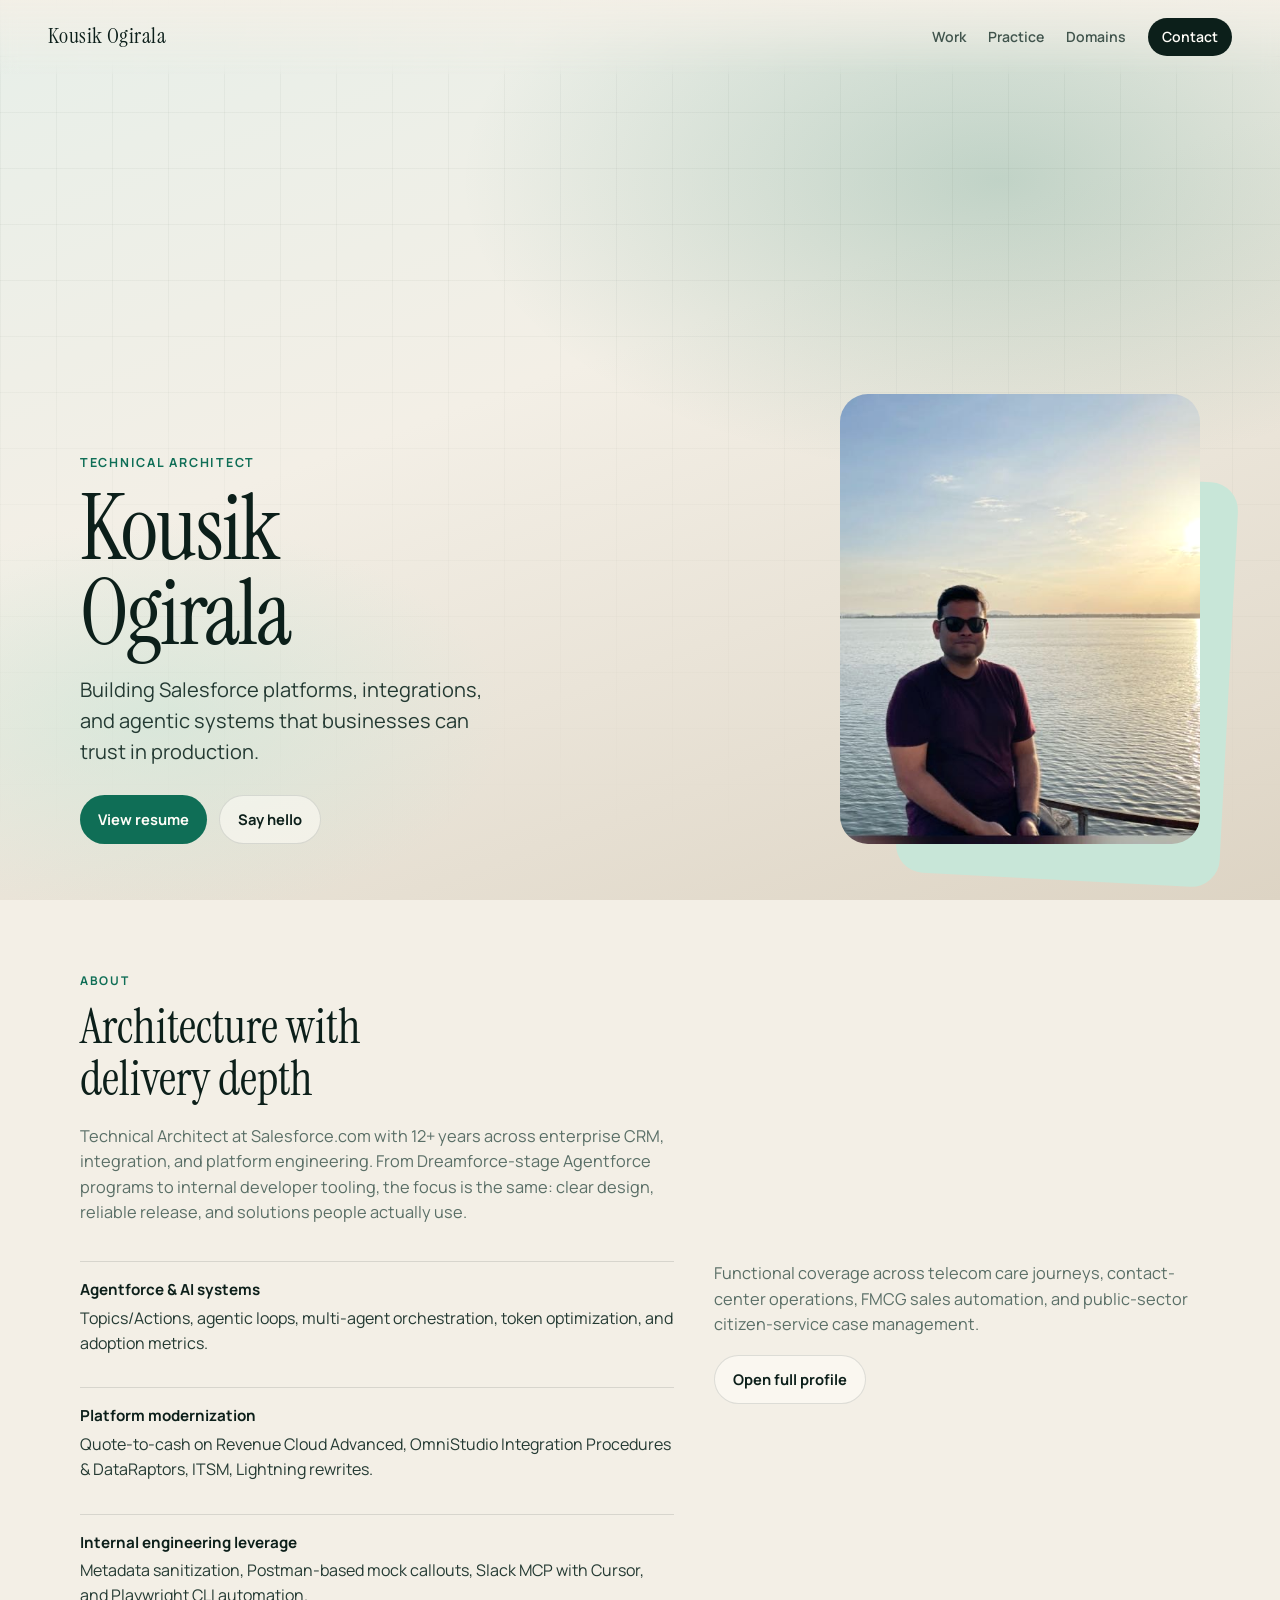
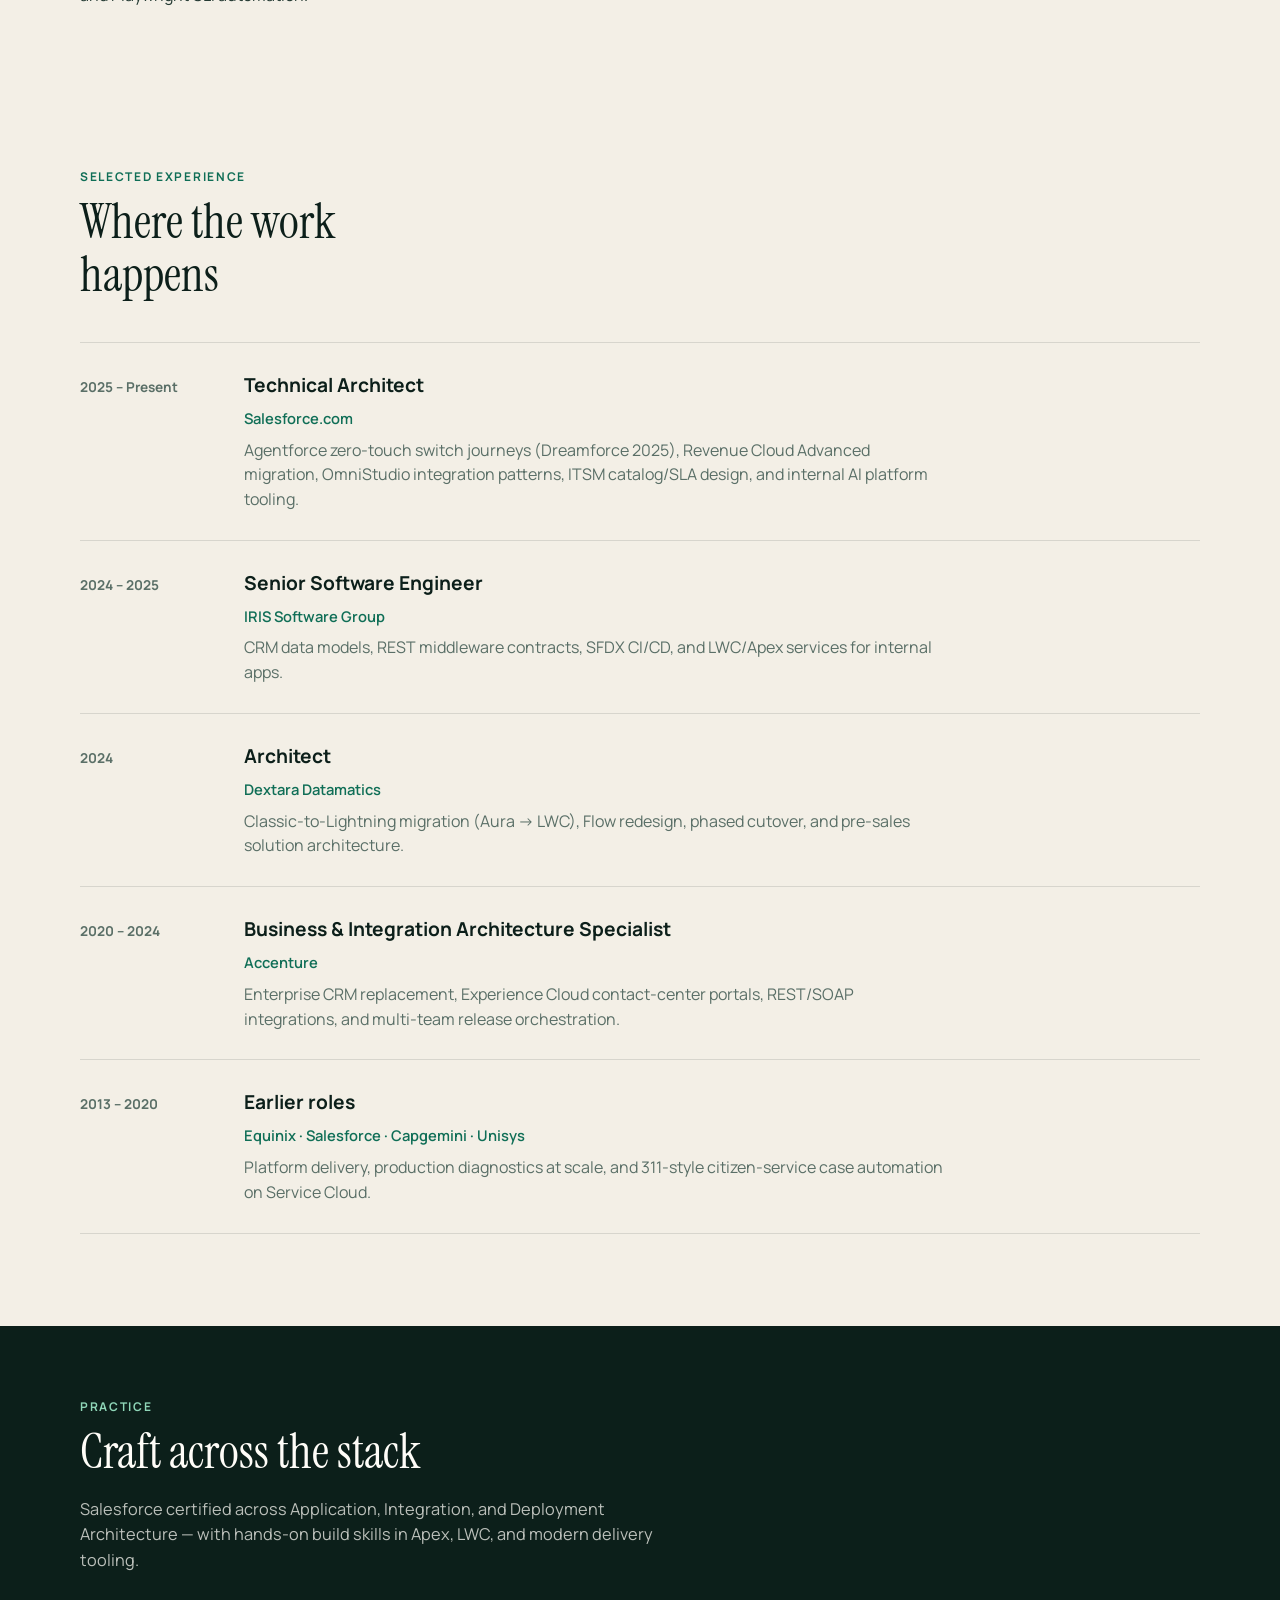
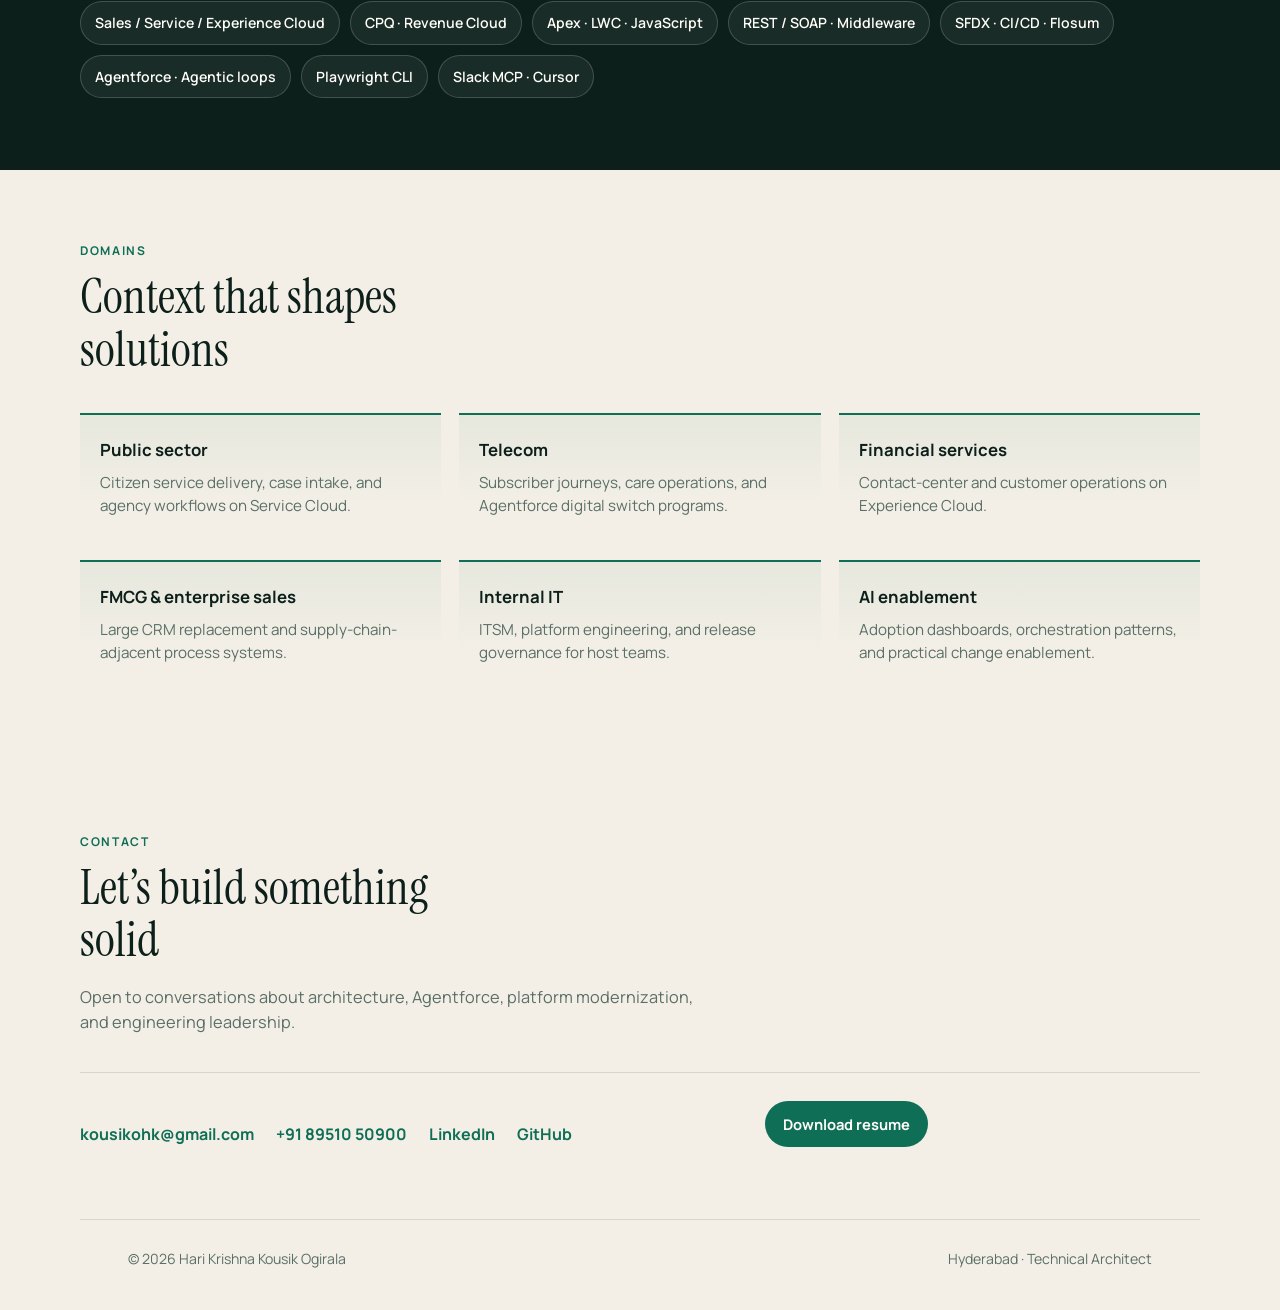
<file: index.html>
<!DOCTYPE html>
<html lang="en">
<head>
    <meta charset="UTF-8">
    <meta name="viewport" content="width=device-width, initial-scale=1.0">
    <meta name="description" content="Hari Krishna Kousik Ogirala — Technical Architect specializing in Salesforce platforms, integrations, and agentic AI solutions.">
    <title>Kousik Ogirala — Technical Architect</title>
    <link rel="preconnect" href="https://fonts.googleapis.com">
    <link rel="preconnect" href="https://fonts.gstatic.com" crossorigin>
    <link href="https://fonts.googleapis.com/css2?family=Instrument+Serif:ital@0;1&family=Manrope:wght@400;500;600;700&display=swap" rel="stylesheet">
    <style>
        :root {
            --ink: #0c1f1a;
            --ink-soft: #243a33;
            --muted: #5a6f67;
            --paper: #f3efe6;
            --line: rgba(12, 31, 26, 0.12);
            --accent: #0f6e56;
            --accent-deep: #0a4f3d;
            --glow: #c8e6d8;
            --white: #fffdf8;
            --font-display: "Instrument Serif", Georgia, serif;
            --font-body: "Manrope", sans-serif;
            --max: 1120px;
        }

        * { box-sizing: border-box; }
        html { scroll-behavior: smooth; }
        body {
            margin: 0;
            font-family: var(--font-body);
            color: var(--ink);
            background: var(--paper);
            line-height: 1.55;
        }
        img { max-width: 100%; display: block; }
        a { color: inherit; }

        .site-nav {
            position: fixed;
            inset: 0 0 auto 0;
            z-index: 40;
            display: flex;
            justify-content: space-between;
            align-items: center;
            padding: 18px clamp(20px, 4vw, 48px);
            background: linear-gradient(to bottom, rgba(243, 239, 230, 0.92), rgba(243, 239, 230, 0));
            backdrop-filter: blur(8px);
        }
        .mark {
            font-family: var(--font-display);
            font-size: 1.35rem;
            letter-spacing: 0.02em;
            text-decoration: none;
        }
        .nav-links {
            display: flex;
            gap: 22px;
            align-items: center;
            font-size: 0.88rem;
            font-weight: 600;
        }
        .nav-links a {
            text-decoration: none;
            color: var(--ink-soft);
            opacity: 0.85;
            transition: opacity 0.2s ease, color 0.2s ease;
        }
        .nav-links a:hover { opacity: 1; color: var(--accent); }
        .nav-cta {
            background: var(--ink);
            color: var(--white) !important;
            padding: 8px 14px;
            border-radius: 999px;
            opacity: 1 !important;
        }
        .nav-cta:hover { background: var(--accent-deep); color: var(--white) !important; }

        .hero {
            min-height: 100vh;
            display: grid;
            align-items: end;
            padding: 120px clamp(20px, 4vw, 48px) 56px;
            position: relative;
            overflow: hidden;
            background:
                radial-gradient(ellipse 70% 55% at 78% 20%, rgba(15, 110, 86, 0.22), transparent 60%),
                radial-gradient(ellipse 50% 40% at 12% 80%, rgba(200, 230, 216, 0.55), transparent 55%),
                linear-gradient(160deg, #e7efe9 0%, var(--paper) 42%, #ddd4c4 100%);
        }
        .hero::before {
            content: "";
            position: absolute;
            inset: 0;
            background-image:
                linear-gradient(rgba(12, 31, 26, 0.035) 1px, transparent 1px),
                linear-gradient(90deg, rgba(12, 31, 26, 0.035) 1px, transparent 1px);
            background-size: 56px 56px;
            mask-image: linear-gradient(to bottom, black 30%, transparent 95%);
            pointer-events: none;
            animation: drift 28s linear infinite;
        }
        @keyframes drift {
            from { transform: translateY(0); }
            to { transform: translateY(-56px); }
        }
        .hero-inner {
            width: min(var(--max), 100%);
            margin: 0 auto;
            position: relative;
            z-index: 1;
            display: grid;
            grid-template-columns: 1.15fr 0.85fr;
            gap: clamp(28px, 5vw, 64px);
            align-items: end;
        }
        .eyebrow {
            font-size: 0.78rem;
            font-weight: 700;
            letter-spacing: 0.14em;
            text-transform: uppercase;
            color: var(--accent);
            margin: 0 0 14px;
            opacity: 0;
            animation: rise 0.8s ease 0.1s forwards;
        }
        .hero h1 {
            font-family: var(--font-display);
            font-weight: 400;
            font-size: clamp(3.2rem, 8vw, 5.6rem);
            line-height: 0.95;
            margin: 0 0 18px;
            letter-spacing: -0.02em;
            opacity: 0;
            animation: rise 0.9s ease 0.2s forwards;
        }
        .hero-lead {
            font-size: clamp(1.05rem, 1.7vw, 1.25rem);
            color: var(--ink-soft);
            max-width: 34ch;
            margin: 0 0 28px;
            opacity: 0;
            animation: rise 0.9s ease 0.35s forwards;
        }
        .hero-actions {
            display: flex;
            flex-wrap: wrap;
            gap: 12px;
            opacity: 0;
            animation: rise 0.9s ease 0.5s forwards;
        }
        .btn {
            display: inline-flex;
            align-items: center;
            gap: 8px;
            text-decoration: none;
            font-weight: 700;
            font-size: 0.92rem;
            padding: 12px 18px;
            border-radius: 999px;
            transition: transform 0.2s ease, background 0.2s ease, color 0.2s ease;
        }
        .btn:hover { transform: translateY(-2px); }
        .btn-primary {
            background: var(--accent);
            color: var(--white);
        }
        .btn-primary:hover { background: var(--accent-deep); }
        .btn-ghost {
            border: 1px solid var(--line);
            background: rgba(255, 253, 248, 0.55);
            color: var(--ink);
        }
        .portrait-wrap {
            justify-self: end;
            width: min(360px, 100%);
            position: relative;
            opacity: 0;
            animation: rise 1s ease 0.45s forwards;
        }
        .portrait-wrap::after {
            content: "";
            position: absolute;
            inset: 18% -8% -8% 18%;
            background: var(--glow);
            z-index: 0;
            border-radius: 28px;
            transform: rotate(3deg);
        }
        .portrait {
            position: relative;
            z-index: 1;
            width: 100%;
            aspect-ratio: 4 / 5;
            object-fit: cover;
            border-radius: 28px;
            filter: saturate(0.92) contrast(1.04);
        }
        @keyframes rise {
            from { opacity: 0; transform: translateY(18px); }
            to { opacity: 1; transform: translateY(0); }
        }

        .section {
            width: min(var(--max), calc(100% - 40px));
            margin: 0 auto;
            padding: 72px 0;
        }
        .section-label {
            font-size: 0.75rem;
            font-weight: 700;
            letter-spacing: 0.14em;
            text-transform: uppercase;
            color: var(--accent);
            margin: 0 0 10px;
        }
        .section-title {
            font-family: var(--font-display);
            font-size: clamp(2rem, 4vw, 3rem);
            font-weight: 400;
            line-height: 1.1;
            margin: 0 0 18px;
            max-width: 18ch;
        }
        .section-copy {
            margin: 0;
            color: var(--muted);
            max-width: 62ch;
            font-size: 1.02rem;
        }

        .about-grid {
            display: grid;
            grid-template-columns: 1.1fr 0.9fr;
            gap: 40px;
            align-items: start;
            margin-top: 36px;
        }
        .about-points {
            display: grid;
            gap: 16px;
            margin: 0;
            padding: 0;
            list-style: none;
        }
        .about-points li {
            padding: 16px 0;
            border-top: 1px solid var(--line);
            font-size: 1rem;
            color: var(--ink-soft);
        }
        .about-points li strong {
            display: block;
            color: var(--ink);
            margin-bottom: 4px;
            font-size: 0.95rem;
        }

        .work-list {
            margin-top: 40px;
            display: grid;
            gap: 0;
            border-top: 1px solid var(--line);
        }
        .work-item {
            display: grid;
            grid-template-columns: 140px 1fr;
            gap: 24px;
            padding: 28px 0;
            border-bottom: 1px solid var(--line);
            transition: background 0.25s ease, padding 0.25s ease;
        }
        .work-item:hover {
            background: rgba(15, 110, 86, 0.04);
            padding-left: 12px;
            padding-right: 12px;
        }
        .work-year {
            font-size: 0.85rem;
            font-weight: 700;
            color: var(--muted);
            padding-top: 6px;
        }
        .work-item h3 {
            margin: 0 0 6px;
            font-size: 1.2rem;
            font-weight: 700;
        }
        .work-item .company {
            color: var(--accent);
            font-weight: 600;
            font-size: 0.92rem;
            margin-bottom: 8px;
        }
        .work-item p {
            margin: 0;
            color: var(--muted);
            max-width: 70ch;
        }

        .band {
            background: var(--ink);
            color: var(--white);
            padding: 72px 0;
            margin-top: 20px;
        }
        .band .section { padding: 0; }
        .band .section-label { color: #8fd6b8; }
        .band .section-copy { color: rgba(255, 253, 248, 0.72); }
        .pill-grid {
            display: flex;
            flex-wrap: wrap;
            gap: 10px;
            margin-top: 28px;
        }
        .pill {
            border: 1px solid rgba(255, 253, 248, 0.18);
            background: rgba(255, 253, 248, 0.06);
            padding: 10px 14px;
            border-radius: 999px;
            font-size: 0.88rem;
            font-weight: 600;
        }

        .domain-grid {
            display: grid;
            grid-template-columns: repeat(3, 1fr);
            gap: 18px;
            margin-top: 36px;
        }
        .domain {
            padding: 22px 20px 24px;
            border-top: 2px solid var(--accent);
            background: linear-gradient(180deg, rgba(15, 110, 86, 0.06), transparent 70%);
        }
        .domain h3 {
            margin: 0 0 8px;
            font-size: 1.05rem;
        }
        .domain p {
            margin: 0;
            color: var(--muted);
            font-size: 0.95rem;
        }

        .contact-panel {
            display: grid;
            grid-template-columns: 1.2fr 0.8fr;
            gap: 32px;
            align-items: end;
            margin-top: 36px;
            padding-top: 28px;
            border-top: 1px solid var(--line);
        }
        .contact-links {
            display: flex;
            flex-wrap: wrap;
            gap: 14px 22px;
            font-weight: 700;
        }
        .contact-links a {
            color: var(--accent);
            text-decoration: none;
            border-bottom: 1px solid transparent;
            transition: border-color 0.2s ease;
        }
        .contact-links a:hover { border-bottom-color: var(--accent); }

        footer {
            padding: 28px clamp(20px, 4vw, 48px) 40px;
            color: var(--muted);
            font-size: 0.88rem;
            display: flex;
            justify-content: space-between;
            gap: 12px;
            flex-wrap: wrap;
            border-top: 1px solid var(--line);
            width: min(var(--max), calc(100% - 40px));
            margin: 0 auto;
        }

        .reveal {
            opacity: 0;
            transform: translateY(16px);
            transition: opacity 0.7s ease, transform 0.7s ease;
        }
        .reveal.in {
            opacity: 1;
            transform: translateY(0);
        }

        @media (max-width: 900px) {
            .hero-inner,
            .about-grid,
            .contact-panel,
            .domain-grid { grid-template-columns: 1fr; }
            .portrait-wrap { justify-self: start; width: min(280px, 100%); }
            .work-item { grid-template-columns: 1fr; gap: 6px; }
            .nav-links a:not(.nav-cta) { display: none; }
        }
    </style>
</head>
<body>
    <nav class="site-nav" aria-label="Primary">
        <a class="mark" href="#top">Kousik Ogirala</a>
        <div class="nav-links">
            <a href="#work">Work</a>
            <a href="#practice">Practice</a>
            <a href="#domains">Domains</a>
            <a class="nav-cta" href="#contact">Contact</a>
        </div>
    </nav>

    <header class="hero" id="top">
        <div class="hero-inner">
            <div>
                <p class="eyebrow">Technical Architect</p>
                <h1>Kousik<br>Ogirala</h1>
                <p class="hero-lead">
                    Building Salesforce platforms, integrations, and agentic systems that businesses can trust in production.
                </p>
                <div class="hero-actions">
                    <a class="btn btn-primary" href="./Kousik_Ogirala_Resume_Technical_Architect.pdf">View resume</a>
                    <a class="btn btn-ghost" href="mailto:kousikohk@gmail.com">Say hello</a>
                </div>
            </div>
            <div class="portrait-wrap">
                <img class="portrait" src="profile.jpg" alt="Portrait of Hari Krishna Kousik Ogirala">
            </div>
        </div>
    </header>

    <section class="section" id="about">
        <p class="section-label reveal">About</p>
        <h2 class="section-title reveal">Architecture with delivery depth</h2>
        <p class="section-copy reveal">
            Technical Architect at Salesforce.com with 12+ years across enterprise CRM, integration, and platform engineering.
            From Dreamforce-stage Agentforce programs to internal developer tooling, the focus is the same:
            clear design, reliable release, and solutions people actually use.
        </p>
        <div class="about-grid">
            <ul class="about-points reveal">
                <li>
                    <strong>Agentforce &amp; AI systems</strong>
                    Topics/Actions, agentic loops, multi-agent orchestration, token optimization, and adoption metrics.
                </li>
                <li>
                    <strong>Platform modernization</strong>
                    Quote-to-cash on Revenue Cloud Advanced, OmniStudio Integration Procedures &amp; DataRaptors, ITSM, Lightning rewrites.
                </li>
                <li>
                    <strong>Internal engineering leverage</strong>
                    Metadata sanitization, Postman-based mock callouts, Slack MCP with Cursor, and Playwright CLI automation.
                </li>
            </ul>
            <div class="reveal">
                <p class="section-copy" style="margin-bottom: 18px;">
                    Functional coverage across telecom care journeys, contact-center operations, FMCG sales automation,
                    and public-sector citizen-service case management.
                </p>
                <a class="btn btn-ghost" href="./resume-google-application-engineer.html">Open full profile</a>
            </div>
        </div>
    </section>

    <section class="section" id="work">
        <p class="section-label reveal">Selected experience</p>
        <h2 class="section-title reveal">Where the work happens</h2>
        <div class="work-list">
            <article class="work-item reveal">
                <div class="work-year">2025 – Present</div>
                <div>
                    <h3>Technical Architect</h3>
                    <div class="company">Salesforce.com</div>
                    <p>
                        Agentforce zero-touch switch journeys (Dreamforce 2025), Revenue Cloud Advanced migration,
                        OmniStudio integration patterns, ITSM catalog/SLA design, and internal AI platform tooling.
                    </p>
                </div>
            </article>
            <article class="work-item reveal">
                <div class="work-year">2024 – 2025</div>
                <div>
                    <h3>Senior Software Engineer</h3>
                    <div class="company">IRIS Software Group</div>
                    <p>CRM data models, REST middleware contracts, SFDX CI/CD, and LWC/Apex services for internal apps.</p>
                </div>
            </article>
            <article class="work-item reveal">
                <div class="work-year">2024</div>
                <div>
                    <h3>Architect</h3>
                    <div class="company">Dextara Datamatics</div>
                    <p>Classic-to-Lightning migration (Aura → LWC), Flow redesign, phased cutover, and pre-sales solution architecture.</p>
                </div>
            </article>
            <article class="work-item reveal">
                <div class="work-year">2020 – 2024</div>
                <div>
                    <h3>Business &amp; Integration Architecture Specialist</h3>
                    <div class="company">Accenture</div>
                    <p>Enterprise CRM replacement, Experience Cloud contact-center portals, REST/SOAP integrations, and multi-team release orchestration.</p>
                </div>
            </article>
            <article class="work-item reveal">
                <div class="work-year">2013 – 2020</div>
                <div>
                    <h3>Earlier roles</h3>
                    <div class="company">Equinix · Salesforce · Capgemini · Unisys</div>
                    <p>Platform delivery, production diagnostics at scale, and 311-style citizen-service case automation on Service Cloud.</p>
                </div>
            </article>
        </div>
    </section>

    <section class="band" id="practice">
        <div class="section">
            <p class="section-label reveal">Practice</p>
            <h2 class="section-title reveal" style="color: var(--white); max-width: 16ch;">Craft across the stack</h2>
            <p class="section-copy reveal">
                Salesforce certified across Application, Integration, and Deployment Architecture —
                with hands-on build skills in Apex, LWC, and modern delivery tooling.
            </p>
            <div class="pill-grid reveal">
                <span class="pill">Sales / Service / Experience Cloud</span>
                <span class="pill">CPQ · Revenue Cloud</span>
                <span class="pill">Apex · LWC · JavaScript</span>
                <span class="pill">REST / SOAP · Middleware</span>
                <span class="pill">SFDX · CI/CD · Flosum</span>
                <span class="pill">Agentforce · Agentic loops</span>
                <span class="pill">Playwright CLI</span>
                <span class="pill">Slack MCP · Cursor</span>
            </div>
        </div>
    </section>

    <section class="section" id="domains">
        <p class="section-label reveal">Domains</p>
        <h2 class="section-title reveal">Context that shapes solutions</h2>
        <div class="domain-grid">
            <div class="domain reveal">
                <h3>Public sector</h3>
                <p>Citizen service delivery, case intake, and agency workflows on Service Cloud.</p>
            </div>
            <div class="domain reveal">
                <h3>Telecom</h3>
                <p>Subscriber journeys, care operations, and Agentforce digital switch programs.</p>
            </div>
            <div class="domain reveal">
                <h3>Financial services</h3>
                <p>Contact-center and customer operations on Experience Cloud.</p>
            </div>
            <div class="domain reveal">
                <h3>FMCG &amp; enterprise sales</h3>
                <p>Large CRM replacement and supply-chain-adjacent process systems.</p>
            </div>
            <div class="domain reveal">
                <h3>Internal IT</h3>
                <p>ITSM, platform engineering, and release governance for host teams.</p>
            </div>
            <div class="domain reveal">
                <h3>AI enablement</h3>
                <p>Adoption dashboards, orchestration patterns, and practical change enablement.</p>
            </div>
        </div>
    </section>

    <section class="section" id="contact">
        <p class="section-label reveal">Contact</p>
        <h2 class="section-title reveal">Let’s build something solid</h2>
        <p class="section-copy reveal">
            Open to conversations about architecture, Agentforce, platform modernization, and engineering leadership.
        </p>
        <div class="contact-panel reveal">
            <div class="contact-links">
                <a href="mailto:kousikohk@gmail.com">kousikohk@gmail.com</a>
                <a href="tel:+918951050900">+91 89510 50900</a>
                <a href="https://www.linkedin.com/in/hari-krishna-kousik-o-9187b417" target="_blank" rel="noopener noreferrer">LinkedIn</a>
                <a href="https://github.com/kousikohk" target="_blank" rel="noopener noreferrer">GitHub</a>
            </div>
            <div>
                <a class="btn btn-primary" href="./Kousik_Ogirala_Resume_Technical_Architect.pdf">Download resume</a>
            </div>
        </div>
    </section>

    <footer>
        <span>© <span id="year"></span> Hari Krishna Kousik Ogirala</span>
        <span>Hyderabad · Technical Architect</span>
    </footer> 

    <script>
        document.getElementById("year").textContent = new Date().getFullYear();
        const items = document.querySelectorAll(".reveal");
        const io = new IntersectionObserver((entries) => {
            entries.forEach((e) => {
                if (e.isIntersecting) e.target.classList.add("in");
            });
        }, { threshold: 0.12 });
        items.forEach((el) => io.observe(el));
    </script>
</body>
</html>
</file>
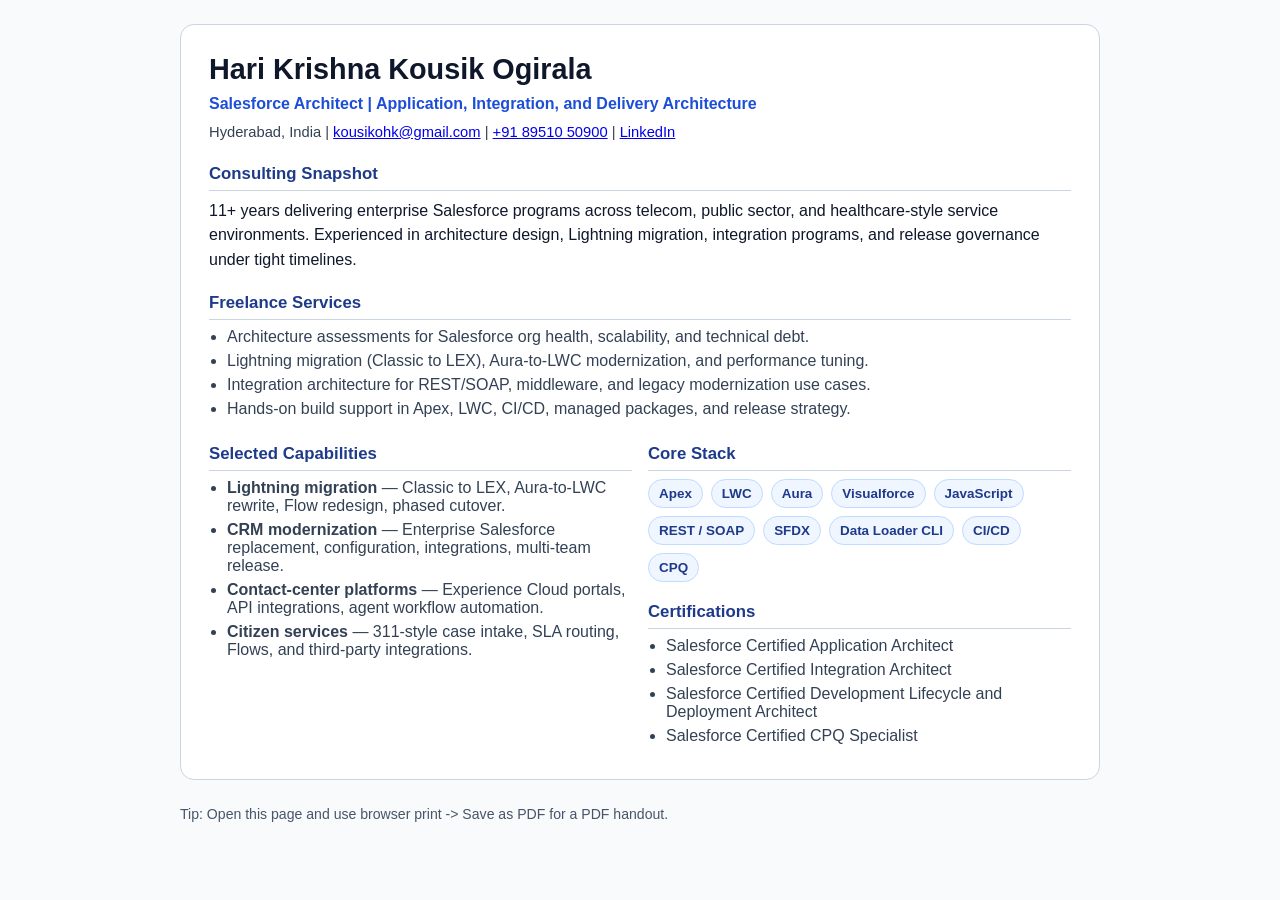
<file: consulting-profile.html>
<!DOCTYPE html>
<html lang="en">
<head>
    <meta charset="UTF-8">
    <meta name="viewport" content="width=device-width, initial-scale=1.0">
    <title>Hari Krishna Kousik Ogirala - One-Page Consulting Profile</title>
    <style>
        :root {
            --ink: #0f172a;
            --muted: #334155;
            --accent: #1d4ed8;
            --line: #cbd5e1;
            --bg: #f8fafc;
            --card: #ffffff;
        }

        * { box-sizing: border-box; }

        body {
            margin: 0;
            font-family: "Segoe UI", Arial, sans-serif;
            background: var(--bg);
            color: var(--ink);
        }

        .sheet {
            width: min(920px, 94%);
            margin: 24px auto;
            background: var(--card);
            border: 1px solid var(--line);
            border-radius: 14px;
            padding: 28px;
        }

        h1 {
            margin: 0;
            font-size: 1.8rem;
        }

        .headline {
            margin: 6px 0 4px;
            color: var(--accent);
            font-weight: 700;
        }

        .meta {
            color: var(--muted);
            font-size: 0.92rem;
            margin: 0 0 16px;
        }

        h2 {
            margin: 20px 0 8px;
            font-size: 1.05rem;
            color: #1e3a8a;
            border-bottom: 1px solid var(--line);
            padding-bottom: 6px;
        }

        p {
            margin: 0 0 10px;
            line-height: 1.55;
        }

        ul {
            margin: 6px 0 0;
            padding-left: 18px;
        }

        li {
            margin: 6px 0;
            color: var(--muted);
        }

        .chips {
            display: flex;
            flex-wrap: wrap;
            gap: 8px;
        }

        .chip {
            border: 1px solid #bfdbfe;
            background: #eff6ff;
            color: #1e3a8a;
            padding: 6px 10px;
            border-radius: 999px;
            font-size: 0.84rem;
            font-weight: 600;
        }

        .grid {
            display: grid;
            grid-template-columns: 1fr 1fr;
            gap: 16px;
        }

        .print-note {
            width: min(920px, 94%);
            margin: 0 auto 18px;
            color: #475569;
            font-size: 0.88rem;
        }

        @media (max-width: 780px) {
            .grid {
                grid-template-columns: 1fr;
            }
        }

        @media print {
            body {
                background: #fff;
            }
            .sheet {
                width: 100%;
                border: 0;
                border-radius: 0;
                margin: 0;
                padding: 0;
            }
            .print-note {
                display: none;
            }
        }
    </style>
</head>
<body>
    <div class="sheet">
        <h1>Hari Krishna Kousik Ogirala</h1>
        <p class="headline">Salesforce Architect | Application, Integration, and Delivery Architecture</p>
        <p class="meta">
            Hyderabad, India | <a href="mailto:kousikohk@gmail.com">kousikohk@gmail.com</a> |
            <a href="tel:+918951050900">+91 89510 50900</a> |
            <a href="https://www.linkedin.com/in/hari-krishna-kousik-o-9187b417" target="_blank" rel="noopener noreferrer">LinkedIn</a>
        </p>

        <h2>Consulting Snapshot</h2>
        <p>
            11+ years delivering enterprise Salesforce programs across telecom, public sector, and healthcare-style service environments.
            Experienced in architecture design, Lightning migration, integration programs, and release governance under tight timelines.
        </p>

        <h2>Freelance Services</h2>
        <ul>
            <li>Architecture assessments for Salesforce org health, scalability, and technical debt.</li>
            <li>Lightning migration (Classic to LEX), Aura-to-LWC modernization, and performance tuning.</li>
            <li>Integration architecture for REST/SOAP, middleware, and legacy modernization use cases.</li>
            <li>Hands-on build support in Apex, LWC, CI/CD, managed packages, and release strategy.</li>
        </ul>

        <div class="grid">
            <section>
                <h2>Selected Capabilities</h2>
                <ul>
                    <li><strong>Lightning migration</strong> — Classic to LEX, Aura-to-LWC rewrite, Flow redesign, phased cutover.</li>
                    <li><strong>CRM modernization</strong> — Enterprise Salesforce replacement, configuration, integrations, multi-team release.</li>
                    <li><strong>Contact-center platforms</strong> — Experience Cloud portals, API integrations, agent workflow automation.</li>
                    <li><strong>Citizen services</strong> — 311-style case intake, SLA routing, Flows, and third-party integrations.</li>
                </ul>
            </section>
            <section>
                <h2>Core Stack</h2>
                <div class="chips">
                    <span class="chip">Apex</span>
                    <span class="chip">LWC</span>
                    <span class="chip">Aura</span>
                    <span class="chip">Visualforce</span>
                    <span class="chip">JavaScript</span>
                    <span class="chip">REST / SOAP</span>
                    <span class="chip">SFDX</span>
                    <span class="chip">Data Loader CLI</span>
                    <span class="chip">CI/CD</span>
                    <span class="chip">CPQ</span>
                </div>

                <h2>Certifications</h2>
                <ul>
                    <li>Salesforce Certified Application Architect</li>
                    <li>Salesforce Certified Integration Architect</li>
                    <li>Salesforce Certified Development Lifecycle and Deployment Architect</li>
                    <li>Salesforce Certified CPQ Specialist</li> 
                </ul>
            </section>
        </div>
    </div>
    <p class="print-note">Tip: Open this page and use browser print -> Save as PDF for a PDF handout.</p>
</body>
</html>
</file>
